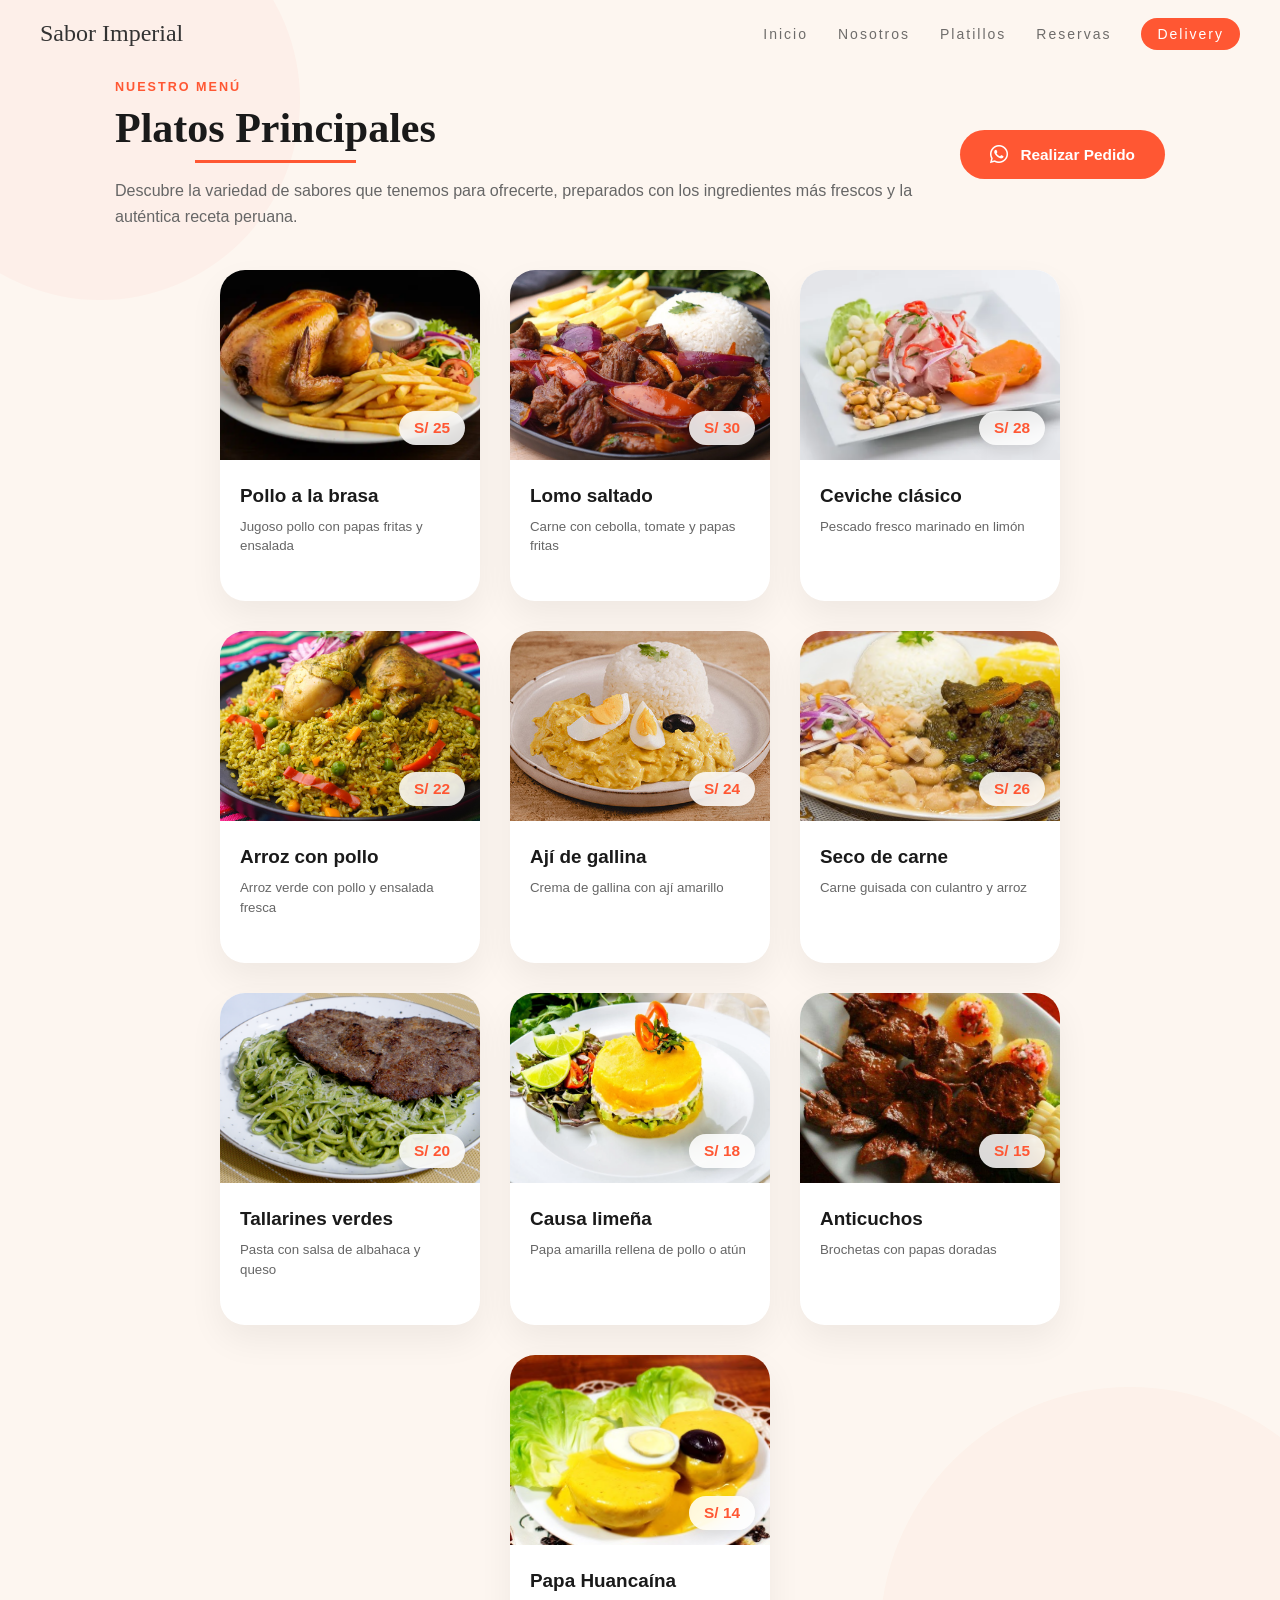
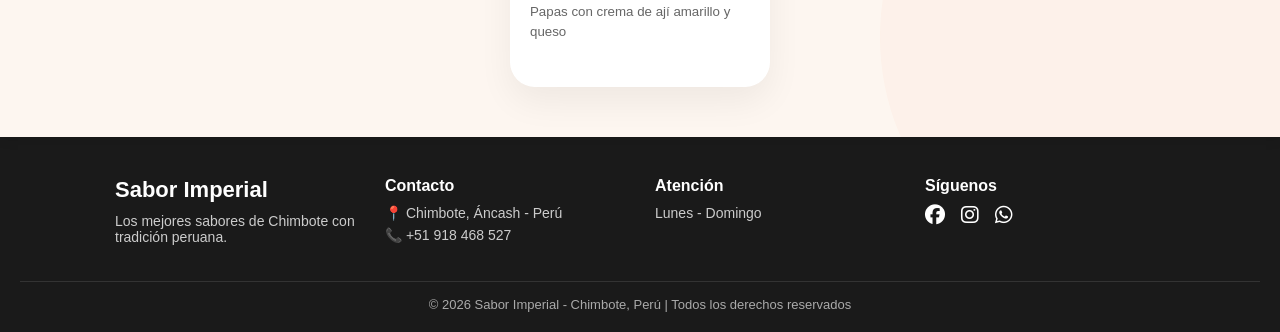
<file: platillos.htm>
<!DOCTYPE html>
<html lang="es">
<head>
    <meta charset="UTF-8">
    <meta name="viewport" content="width=device-width, initial-scale=1.0">
    <title>Sabor Imperial - Platillos</title>
    <link rel="stylesheet" href="styles.css?v=2">
    <link rel="stylesheet" href="https://cdnjs.cloudflare.com/ajax/libs/font-awesome/6.5.0/css/all.min.css">
    <link href="https://fonts.googleapis.com/css2?family=Lobster&display=swap" rel="stylesheet">
</head>

<body class="light-page">

<!-- ================= HEADER ================= -->
<header>
    <nav class="navbar">
        <div class="logo">Sabor Imperial</div>

        <div class="nav-right">
            <ul class="nav-center">
                <li><a href="index.htm">Inicio</a></li>
                <li><a href="nosotros.htm">Nosotros</a></li>
                <li><a href="platillos.htm">Platillos</a></li>
                <li><a href="reserva.htm">Reservas</a></li>
                <li><a href="#" class="btn-whatsapp">Delivery</a></li>
            </ul>
        </div>
    </nav>
</header>

<!-- ================= MAIN ================= -->
<main>

    <!-- ===== PLATILLOS ===== -->
    <section id="platillos">
        <div class="platillos-header-wrapper">
            <div class="platillos-header-text fade-in">
                <span class="section-tag" style="position: relative; z-index: 2;">Nuestro Menú</span>
                <h2>Platos Principales</h2>
                <p class="platillos-subtitle">Descubre la variedad de sabores que tenemos para ofrecerte, preparados con los ingredientes más frescos y la auténtica receta peruana.</p>
            </div>
            <a href="#" class="btn-whatsapp-title fade-in">
                <i class="fa-brands fa-whatsapp"></i> Realizar Pedido
            </a>
        </div>

        <div class="card-container fade-in">

            <div class="card">
                <div class="card-img-wrapper">
                    <img src="imagenes/polloalabrasa.png" alt="Pollo a la brasa">
                    <div class="price-badge">S/ 25</div>
                </div>
                <div class="contenido">
                    <h3>Pollo a la brasa</h3>
                    <p>Jugoso pollo con papas fritas y ensalada</p>
                </div>
            </div>

            <div class="card">
                <div class="card-img-wrapper">
                    <img src="imagenes/lomosaltado.png" alt="Lomo saltado">
                    <div class="price-badge">S/ 30</div>
                </div>
                <div class="contenido">
                    <h3>Lomo saltado</h3>
                    <p>Carne con cebolla, tomate y papas fritas</p>
                </div>
            </div>

            <div class="card">
                <div class="card-img-wrapper">
                    <img src="imagenes/ceviche.png" alt="Ceviche clásico">
                    <div class="price-badge">S/ 28</div>
                </div>
                <div class="contenido">
                    <h3>Ceviche clásico</h3>
                    <p>Pescado fresco marinado en limón</p>
                </div>
            </div>

            <div class="card">
                <div class="card-img-wrapper">
                    <img src="imagenes/arrozconpollo.png" alt="Arroz con pollo">
                    <div class="price-badge">S/ 22</div>
                </div>
                <div class="contenido">
                    <h3>Arroz con pollo</h3>
                    <p>Arroz verde con pollo y ensalada fresca</p>
                </div>
            </div>

            <div class="card">
                <div class="card-img-wrapper">
                    <img src="imagenes/ajidegallina.png" alt="Ají de gallina">
                    <div class="price-badge">S/ 24</div>
                </div>
                <div class="contenido">
                    <h3>Ají de gallina</h3>
                    <p>Crema de gallina con ají amarillo</p>
                </div>
            </div>

            <div class="card">
                <div class="card-img-wrapper">
                    <img src="imagenes/secodecarne.png" alt="Seco de carne">
                    <div class="price-badge">S/ 26</div>
                </div>
                <div class="contenido">
                    <h3>Seco de carne</h3>
                    <p>Carne guisada con culantro y arroz</p>
                </div>
            </div>

            <div class="card">
                <div class="card-img-wrapper">
                    <img src="imagenes/tallarinesverdes.png" alt="Tallarines verdes">
                    <div class="price-badge">S/ 20</div>
                </div>
                <div class="contenido">
                    <h3>Tallarines verdes</h3>
                    <p>Pasta con salsa de albahaca y queso</p>
                </div>
            </div>

            <div class="card">
                <div class="card-img-wrapper">
                    <img src="imagenes/causalimena.png" alt="Causa limeña">
                    <div class="price-badge">S/ 18</div>
                </div>
                <div class="contenido">
                    <h3>Causa limeña</h3>
                    <p>Papa amarilla rellena de pollo o atún</p>
                </div>
            </div>

            <div class="card">
                <div class="card-img-wrapper">
                    <img src="imagenes/anticuchos.png" alt="Anticuchos">
                    <div class="price-badge">S/ 15</div>
                </div>
                <div class="contenido">
                    <h3>Anticuchos</h3>
                    <p>Brochetas con papas doradas</p>
                </div>
            </div>

            <div class="card">
                <div class="card-img-wrapper">
                    <img src="imagenes/papahuancaina.png" alt="Papa Huancaína">
                    <div class="price-badge">S/ 14</div>
                </div>
                <div class="contenido">
                    <h3>Papa Huancaína</h3>
                    <p>Papas con crema de ají amarillo y queso</p>
                </div>
            </div>

        </div>
    </section>

</main>

<!-- ================= FOOTER ================= -->
<footer>

    <div class="footer-container">

        <div class="footer-section">
            <h3>Sabor Imperial</h3>
            <p>Los mejores sabores de Chimbote con tradición peruana.</p>
        </div>

        <div class="footer-section">
            <h4>Contacto</h4>
            <p>📍 Chimbote, Áncash - Perú</p>
            <p>📞 +51 918 468 527</p>
        </div>

        <div class="footer-section">
            <h4>Atención</h4>
            <p>Lunes - Domingo</p>
        </div>

        <div class="footer-section">
            <h4>Síguenos</h4>
            <div class="social-icons">
                <i class="fa-brands fa-facebook"></i>
                <i class="fa-brands fa-instagram"></i>
                <i class="fa-brands fa-whatsapp"></i>
            </div>
        </div>

    </div>

    <div class="footer-bottom">
        <p>© 2026 Sabor Imperial - Chimbote, Perú | Todos los derechos reservados</p>
    </div>

</footer>

</body>
</html>
</file>
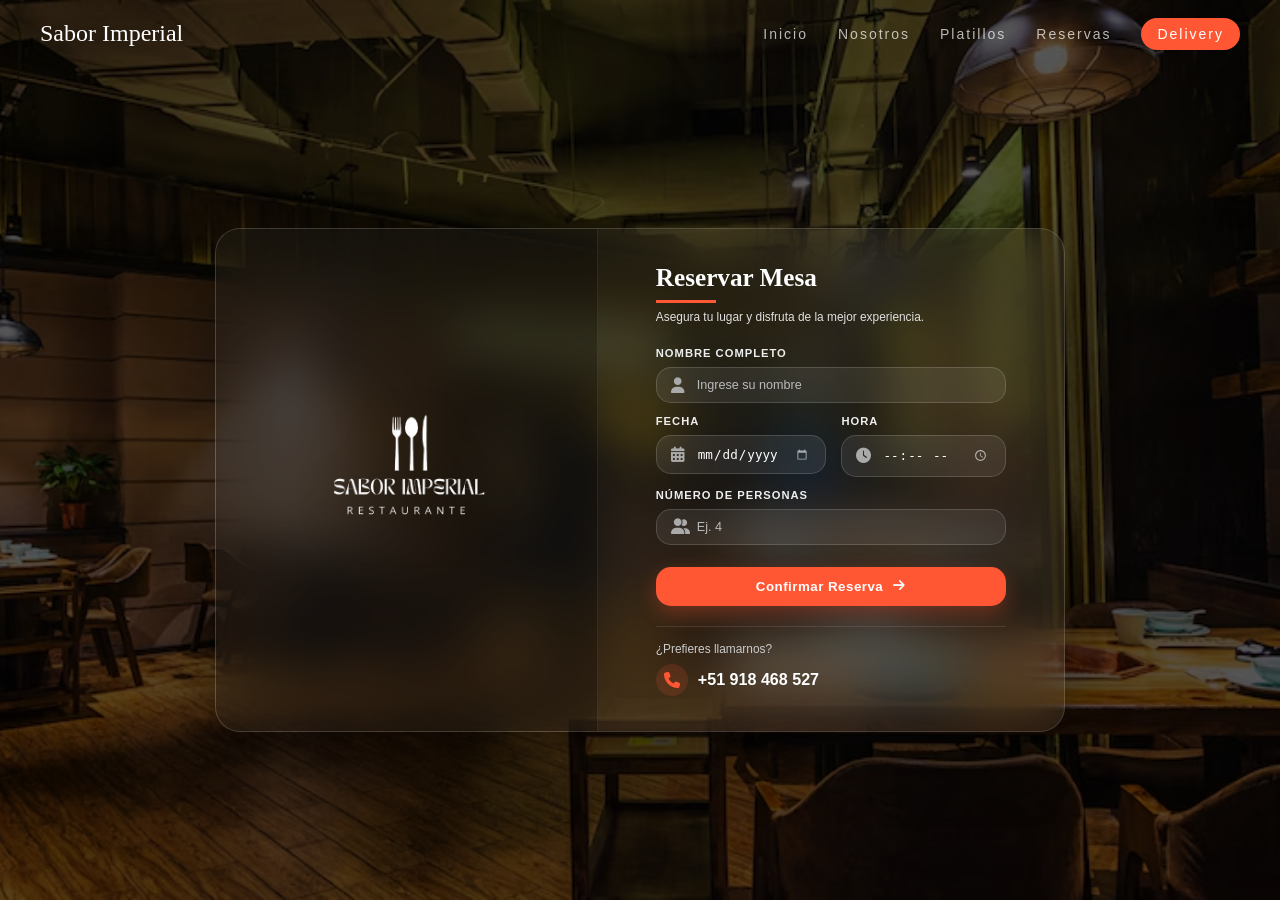
<file: reserva.htm>
<!DOCTYPE html>
<html lang="es">
<head>
    <meta charset="UTF-8">
    <meta name="viewport" content="width=device-width, initial-scale=1.0">
    <title>Reservar Mesa - Sabor Imperial</title>
    <link rel="stylesheet" href="styles.css?v=2">
    <link rel="stylesheet" href="https://cdnjs.cloudflare.com/ajax/libs/font-awesome/6.5.0/css/all.min.css">
    <link href="https://fonts.googleapis.com/css2?family=Lobster&display=swap" rel="stylesheet">
</head>

<body class="login-body">

<header>
    <nav class="navbar">
        <div class="logo">Sabor Imperial</div>

        <div class="nav-right">
            <ul class="nav-center">
                <li><a href="index.htm">Inicio</a></li>
                <li><a href="nosotros.htm">Nosotros</a></li>
                <li><a href="platillos.htm">Platillos</a></li>
                <li><a href="reserva.htm">Reservas</a></li>
                <li><a href="#" class="btn-whatsapp">Delivery</a></li>
            </ul>
        </div>
    </nav>
</header>

<div class="login-wrapper">

    <div class="login-left">
        <img src="imagenes/logo.png" alt="Logo">
    </div>

    <div class="login-container">
        <div class="login-box">
            <h2>Reservar Mesa</h2>
            <p class="reserva-subtitle">Asegura tu lugar y disfruta de la mejor experiencia.</p>

            <form method="POST" class="reserva-form">
                <div class="input-group">
                    <label>Nombre completo</label>
                    <div class="input-wrapper">
                        <i class="fa-solid fa-user"></i>
                        <input type="text" placeholder="Ingrese su nombre" required>
                    </div>
                </div>

                <div class="input-row">
                    <div class="input-group">
                        <label>Fecha</label>
                        <div class="input-wrapper">
                            <i class="fa-solid fa-calendar-days"></i>
                            <input type="date" required>
                        </div>
                    </div>

                    <div class="input-group">
                        <label>Hora</label>
                        <div class="input-wrapper">
                            <i class="fa-solid fa-clock"></i>
                            <input type="time" required>
                        </div>
                    </div>
                </div>

                <div class="input-group">
                    <label>Número de personas</label>
                    <div class="input-wrapper">
                        <i class="fa-solid fa-user-group"></i>
                        <input type="number" placeholder="Ej. 4" min="1" max="20" required>
                    </div>
                </div>

                <button type="submit" class="btn-reserva">Confirmar Reserva <i class="fa-solid fa-arrow-right"></i></button>
            </form>

            <div class="reserva-contact">
                <p>¿Prefieres llamarnos?</p>
                <a href="tel:+51918468527" class="reserva-phone"><i class="fa-solid fa-phone"></i> +51 918 468 527</a>
            </div>
        </div>
    </div>

</div>

</body>
</html>
</file>
<file: styles.css>
/* =========================================================
1. VARIABLES Y CONFIGURACIONES GLOBALES
========================================================= */

/* =========================
RESET GENERAL
========================= */
* {
    margin: 0;
    padding: 0;
    box-sizing: border-box;
}

html {
    scroll-behavior: smooth;
    overflow-y: scroll;
}

/*Comentario de prueba*/

body {
    background-color: white;
    font-family:'Lucida Sans', 'Lucida Sans Regular', 'Lucida Grande', 'Lucida Sans Unicode', Geneva, Verdana, sans-serif;
}

h2 {
    position: relative;
    display: inline-block;
}

h2::after {
    content: "";
    width: 50%;
    height: 3px;
    background: #ff5733;
    display: block;
    margin: 8px auto 0;
}

section {
    box-shadow: 1px 4px 10px rgba(0, 0, 0, 0.08);
}

#fondo, #testimonios {
    box-shadow: none;
}

.navbar a {
    text-decoration: none;
}

/* =========================
KEYFRAMES
========================= */
@keyframes fadeInUp {
    from {
        opacity: 0;
        transform: translateY(40px);
    }
    to {
        opacity: 1;
        transform: translateY(0);
    }
}

/* =========================================================
2. NAVEGACIÓN Y ENCABEZADOS
========================================================= */

/* =========================
HEADER / NAVBAR
========================= */
header {
    background: transparent;
    position: absolute;
    width: 100%;
    top: 0;
    left: 0;
    z-index: 1000;
}

.fade-in {
    animation: fadeInUp 0.8s ease;
}

/* =========================
HEADER ON LIGHT PAGES (Subpáginas)
========================= */
body.light-page header .logo,
body.light-page header .nav-center a {
    color: #333;
}

body.light-page header .nav-center a:hover {
    color: #ff5733;
}

.navbar {
    display: flex;
    justify-content: space-between;
    align-items: center;
    padding: 25px 50px;
}

.logo {
    font-size: 28px;
    font-family: cursive;
    color: white;
}

.nav-right {
    display: flex;
    align-items: center;
}

.nav-center {
    display: flex;
    gap: 40px;
}

.nav-center li {
    list-style: none;
}

.nav-center a {
    text-decoration: none;
    color: white;
    font-size: 14px;
    letter-spacing: 2px;
    opacity: 0.7;
    transition: 0.3s;
}

.nav-center a:hover {
    opacity: 1;
    color: #ff5733;
}

.btn-whatsapp {
    background-color: #ff5733;
    color: white !important;
    padding: 8px 16px;
    border-radius: 20px;
    opacity: 1 !important;
    transition: 0.3s;
}

.btn-whatsapp:hover {
    background-color: #e64a19;
    color: white !important;
}

ul {
    margin: 0;
    padding: 0;
}

li {
    list-style: none;
}

/* =========================================================
3. PÁGINA: INICIO (index.htm)
========================================================= */

/* =========================
SECCIÓN FONDO (PORTADA)
========================= */
#fondo {
    position: relative;
    min-height: 100vh;
    background-image: url('imagenes/restaurante.png');
    background-size: cover;
    background-position: center;
    display: flex;
    justify-content: center;
    align-items: center;
    text-align: center;
    overflow: hidden;
}

#fondo::before {
    content: "";
    position: absolute;
    width: 100%;
    height: 100%;
    background: rgba(0,0,0,0.65);
    z-index: 1;
}

.fondo-logo {
    position: relative;
    z-index: 2;
    color: white;
}

.fondo-logo img {
    width: 600px;
    height: auto;
}

/* =========================
SECCIÓN DESTACADOS
========================= */
#destacados {
    background-color: #fdf6f0;
    padding: 100px 20px 60px;
    text-align: center;
    min-height: 100vh;
    display: flex;
    flex-direction: column;
    justify-content: center;
    align-items: center;
    position: relative;
    overflow: hidden;
}

#destacados h2 {
    font-size: 3rem;
    margin-bottom: 15px;
    font-family: cursive;
    color: #1a1a1a;
    z-index: 2;
}

.destacados-subtitle {
    font-size: 1.2rem;
    color: #666;
    margin-bottom: 50px;
    max-width: 600px;
    z-index: 2;
    line-height: 1.6;
}

/* Decoraciones de fondo (círculos abstractos) */
#destacados::before {
    content: "";
    position: absolute;
    top: -100px;
    left: -100px;
    width: 350px;
    height: 350px;
    background: rgba(255, 87, 51, 0.05);
    border-radius: 50%;
    z-index: 1;
}

#destacados::after {
    content: "";
    position: absolute;
    bottom: -150px;
    right: -100px;
    width: 450px;
    height: 450px;
    background: rgba(255, 87, 51, 0.04);
    border-radius: 50%;
    z-index: 1;
}

.destacados-container {
    display: flex;
    justify-content: center;
    flex-wrap: wrap;
    gap: 40px;
    max-width: 1200px;
    margin: auto;
    z-index: 2;
}

.destacado-card {
    background: white;
    border-radius: 20px;
    overflow: hidden;
    width: 350px;
    box-shadow: 0 15px 35px rgba(0,0,0,0.08);
    transition: transform 0.4s ease, box-shadow 0.4s ease;
    display: flex;
    flex-direction: column;
}

.destacado-card:hover {
    transform: translateY(-10px);
    box-shadow: 0 20px 40px rgba(0,0,0,0.18);
}

.destacado-img {
    width: 100%;
    height: 250px;
    overflow: hidden;
}

.destacado-img img {
    width: 100%;
    height: 100%;
    object-fit: cover;
    transition: transform 0.5s ease;
}

.destacado-card:hover .destacado-img img {
    transform: scale(1.1);
}

.destacado-info {
    padding: 25px;
    display: flex;
    flex-direction: column;
    flex-grow: 1;
}

.destacado-info h3 {
    font-size: 1.5rem;
    color: #333;
    margin-bottom: 12px;
}

.destacado-info p {
    color: #666;
    font-size: 1rem;
    line-height: 1.6;
    margin-bottom: 25px;
    flex-grow: 1;
}

.btn-ver-menu {
    display: inline-block;
    background: #ff5733;
    color: white !important;
    text-decoration: none;
    padding: 12px 30px;
    border-radius: 30px;
    font-weight: bold;
    transition: 0.3s;
    align-self: center;
    box-shadow: 0 5px 15px rgba(255, 87, 51, 0.3);
}

.btn-ver-menu:hover {
    background: #e64a19;
    transform: scale(1.05);
    box-shadow: 0 8px 20px rgba(255, 87, 51, 0.4);
}

/* =========================
SECCIÓN TESTIMONIOS
========================= */
#testimonios {
    background-color: #ffffff;
    padding: 100px 20px;
    text-align: center;
    min-height: 100vh;
    display: flex;
    flex-direction: column;
    justify-content: center;
    align-items: center;
    position: relative;
    overflow: hidden;
}

#testimonios::before {
    content: "";
    position: absolute;
    top: -100px;
    left: -100px;
    width: 400px;
    height: 400px;
    background: rgba(255, 87, 51, 0.05);
    border-radius: 50%;
    z-index: 1;
}

#testimonios::after {
    content: "";
    position: absolute;
    bottom: -100px;
    right: -100px;
    width: 500px;
    height: 500px;
    background: rgba(255, 87, 51, 0.04);
    border-radius: 50%;
    z-index: 1;
}

.testimonios-header {
    margin-bottom: 60px;
    position: relative;
    z-index: 2;
}

.testimonios-header .section-tag {
    color: #ff5733;
    font-weight: bold;
    text-transform: uppercase;
    letter-spacing: 2px;
    font-size: 0.9rem;
    margin-bottom: 15px;
    display: block;
}

#testimonios h2 {
    color: #1a1a1a;
    font-size: 3.5rem;
    margin-bottom: 15px;
    font-family: cursive;
}

.testimonios-subtitle {
    font-size: 1.15rem;
    color: #666;
    max-width: 600px;
    margin: 0 auto;
}

.testimonios-container {
    display: flex;
    justify-content: center;
    flex-wrap: wrap;
    gap: 30px;
    max-width: 1200px;
    margin: auto;
    position: relative;
    z-index: 2;
}

.testimonio {
    background: #fdf6f0;
    border: 1px solid rgba(0,0,0,0.03);
    padding: 40px 30px;
    border-radius: 25px;
    width: 350px;
    transition: transform 0.4s ease, box-shadow 0.4s ease, border-color 0.4s ease;
    text-align: left;
    display: flex;
    flex-direction: column;
    box-shadow: 0 15px 35px rgba(0,0,0,0.05);
}

.testimonio:hover {
    transform: translateY(-10px);
    border: 1px solid rgba(255,87,51,0.2);
    box-shadow: 0 20px 45px rgba(0,0,0,0.12);
}

.testimonio-header {
    display: flex;
    align-items: center;
    gap: 15px;
    margin-bottom: 20px;
}

.testimonio-img {
    width: 60px;
    height: 60px;
    border-radius: 50%;
    object-fit: cover;
    border: 3px solid white;
    box-shadow: 0 5px 15px rgba(255,87,51,0.15);
}

.testimonio-info h3 {
    font-size: 1.2rem;
    margin-bottom: 5px;
    color: #1a1a1a;
    font-weight: 800;
}

.estrellas {
    display: flex;
    gap: 4px;
}

.estrellas i {
    color: #ff5733;
    font-size: 0.9rem;
}

.testimonio p {
    font-size: 1rem;
    line-height: 1.6;
    color: #555;
    font-style: italic;
    flex-grow: 1;
    position: relative;
}

.testimonio p::before {
    content: "\201C";
    font-size: 3.5rem;
    color: rgba(255,87,51,0.1);
    position: absolute;
    top: -20px;
    left: -15px;
    font-family: Georgia, serif;
    z-index: 0;
}

/* =========================================================
4. PÁGINA: NOSOTROS (nosotros.htm)
========================================================= */

/* =========================
SECCIÓN NOSOTROS
========================= */
#nosotros {
    min-height: 100vh;
    display: flex;
    justify-content: center;
    align-items: center;
    background-color: #ffffff;
    padding: 100px 20px 20px 20px;
    position: relative;
    overflow: hidden;
}

#nosotros::before {
    content: "";
    position: absolute;
    top: 0;
    left: -10%;
    width: 500px;
    height: 500px;
    background: radial-gradient(circle, rgba(255, 87, 51, 0.05) 0%, transparent 70%);
    z-index: 0;
}

.nosotros-container {
    display: flex;
    align-items: center;
    justify-content: space-between;
    gap: 60px;
    max-width: 1200px;
    margin: auto;
    position: relative;
    z-index: 1;
}

.nosotros-texto {
    width: 50%;
}

.section-tag {
    display: inline-block;
    color: #ff5733;
    font-weight: bold;
    text-transform: uppercase;
    letter-spacing: 2px;
    font-size: 0.9rem;
    margin-bottom: 10px;
}

.nosotros-texto h2 {
    font-size: 3.5rem;
    color: #1a1a1a;
    margin-bottom: 25px;
    line-height: 1.1;
}

.nosotros-texto h2::after {
    margin: 15px 0 0; /* Left aligned line */
}

.lead-text {
    font-size: 1.3rem;
    color: #ff5733 !important;
    font-weight: 500;
    margin-bottom: 20px !important;
}

.nosotros-texto p {
    font-size: 1.05rem;
    margin-bottom: 20px;
    line-height: 1.8;
    color: #555;
}

.nosotros-stats {
    display: flex;
    gap: 40px;
    margin: 35px 0;
    border-top: 1px solid #eee;
    border-bottom: 1px solid #eee;
    padding: 25px 0;
}

.stat-box h3 {
    font-size: 2.8rem;
    color: #333;
    font-family: 'Lobster', cursive;
    margin-bottom: 5px;
}

.stat-box p {
    font-size: 0.9rem !important;
    text-transform: uppercase;
    letter-spacing: 1px;
    margin-bottom: 0 !important;
    color: #888 !important;
}

.nosotros-img {
    width: 50%;
    position: relative;
    display: flex;
    justify-content: center;
    align-items: center;
}

.img-composition {
    position: relative;
    width: 100%;
    max-width: 550px;
    aspect-ratio: 4/5;
}

.img-main {
    width: 80%;
    height: 85%;
    object-fit: cover;
    border-radius: 25px;
    position: absolute;
    top: 0;
    right: 0;
    box-shadow: 0 25px 50px rgba(0,0,0,0.12);
    transition: transform 0.5s cubic-bezier(0.4, 0, 0.2, 1);
}

.img-secondary {
    width: 55%;
    height: auto;
    object-fit: cover;
    border-radius: 20px;
    position: absolute;
    bottom: 5%;
    left: 0;
    border: 10px solid #ffffff;
    box-shadow: -10px 15px 35px rgba(0,0,0,0.15);
    transition: transform 0.5s cubic-bezier(0.4, 0, 0.2, 1);
}

.img-composition:hover .img-main {
    transform: scale(1.03) translate(5px, -5px);
}

.img-composition:hover .img-secondary {
    transform: scale(1.05) translate(-10px, 10px);
}

.glass-panel {
    position: absolute;
    bottom: -15px;
    right: 20px;
    background: rgba(255, 255, 255, 0.75);
    backdrop-filter: blur(15px);
    -webkit-backdrop-filter: blur(15px);
    border: 1px solid rgba(255, 255, 255, 0.6);
    padding: 18px 25px;
    border-radius: 20px;
    box-shadow: 0 20px 40px rgba(0,0,0,0.1);
    display: flex;
    align-items: center;
    gap: 15px;
    animation: fadeInUp 1s ease 0.5s both;
    z-index: 10;
}

.glass-panel i {
    font-size: 28px;
    color: #ff5733;
    background: rgba(255, 87, 51, 0.1);
    padding: 12px;
    border-radius: 50%;
}

.glass-panel div {
    display: flex;
    flex-direction: column;
}

.badge-title {
    font-weight: 800;
    font-size: 1.15rem;
    color: #1a1a1a;
    line-height: 1.2;
}

.badge-subtitle {
    font-size: 0.9rem;
    color: #ff5733;
    font-weight: 600;
    text-transform: uppercase;
    letter-spacing: 1px;
}

.nosotros-icons {
    display: flex;
    gap: 20px;
    margin-top: 20px;
}

.nosotros-icons div {
    text-align: center;
    padding: 10px;
    border-radius: 10px;
    transition: all 0.3s ease;
    cursor: pointer;
}

.nosotros-icons div:hover {
    background-color: rgba(255, 87, 51, 0.05);
    transform: translateY(-5px);
}

.nosotros-icons i {
    font-size: 24px;
    color: #ff5733;
}

/* =========================
SECCIÓN EQUIPO
========================= */
#equipo {
    padding: 100px 20px;
    background-color: #fdf6f0;
    text-align: center;
    position: relative;
    overflow: hidden;
    min-height: 100vh;
    display: flex;
    flex-direction: column;
    justify-content: center;
    align-items: center;
}

#equipo::before {
    content: "";
    position: absolute;
    top: -50px;
    right: -100px;
    width: 500px;
    height: 500px;
    background: rgba(255, 87, 51, 0.05);
    border-radius: 50%;
    z-index: 1;
}

#equipo::after {
    content: "";
    position: absolute;
    bottom: -100px;
    left: -150px;
    width: 600px;
    height: 600px;
    background: rgba(255, 87, 51, 0.04);
    border-radius: 50%;
    z-index: 1;
}

.equipo-container {
    max-width: 1200px;
    width: 100%;
    margin: auto;
    position: relative;
    z-index: 2;
}

.equipo-header {
    margin-bottom: 60px;
}

.equipo-header h2 {
    font-size: 3.5rem;
    margin-bottom: 15px;
    font-family: cursive;
    color: #1a1a1a;
}

.equipo-header .lead-text {
    font-size: 1.2rem;
    color: #666 !important;
}

.equipo-grid {
    display: grid;
    grid-template-columns: repeat(2, 1fr);
    gap: 40px;
    text-align: left;
}

.equipo-card {
    background: white;
    border-radius: 25px;
    padding: 30px;
    box-shadow: 0 15px 35px rgba(0,0,0,0.06);
    transition: transform 0.4s ease, box-shadow 0.4s ease;
    display: flex;
    align-items: center;
    gap: 25px;
}

.equipo-card:hover {
    transform: translateY(-10px);
    box-shadow: 0 25px 50px rgba(0,0,0,0.12);
}

.equipo-img-wrapper {
    width: 150px;
    height: 150px;
    border-radius: 50%;
    overflow: hidden;
    border: 6px solid #fdf6f0;
    box-shadow: 0 10px 25px rgba(255,87,51,0.2);
    transition: transform 0.4s ease, border-color 0.4s ease;
    flex-shrink: 0;
}

.equipo-img-wrapper img {
    width: 100%;
    height: 100%;
    object-fit: cover;
}

.equipo-card:hover .equipo-img-wrapper {
    transform: scale(1.05) rotate(5deg);
    border-color: #ff5733;
}

.equipo-info {
    flex-grow: 1;
}

.equipo-info h3 {
    font-size: 1.5rem;
    color: #1a1a1a;
    margin-bottom: 5px;
    font-weight: 800;
}

.equipo-rol {
    color: #ff5733;
    font-weight: 700;
    font-size: 0.9rem;
    text-transform: uppercase;
    letter-spacing: 1px;
    margin-bottom: 12px;
}

.equipo-desc {
    color: #666;
    font-size: 0.95rem;
    line-height: 1.5;
    margin-bottom: 15px;
}

.equipo-social {
    display: flex;
    gap: 15px;
}

.equipo-social i {
    font-size: 1.2rem;
    color: #aaa;
    transition: color 0.3s ease;
    cursor: pointer;
}

.equipo-social i:hover {
    color: #ff5733;
}

/* =========================
SECCIÓN HORARIOS (Clean Style)
========================= */
#horarios {
    min-height: 100vh;
    padding: 100px 20px 20px 20px;
    background-color: #ffffff; /* Cambiado a blanco para contrastar con nosotros */
    display: flex;
    justify-content: center;
    align-items: center;
    position: relative;
    overflow: hidden;
}

/* Decoraciones de fondo abstracto para horarios */
#horarios::before {
    content: "";
    position: absolute;
    top: -50px;
    right: -50px;
    width: 400px;
    height: 400px;
    background: rgba(255, 87, 51, 0.03);
    border-radius: 50%;
    z-index: 1;
}

#horarios::after {
    content: "";
    position: absolute;
    bottom: -100px;
    left: -100px;
    width: 300px;
    height: 300px;
    background: rgba(255, 87, 51, 0.04);
    border-radius: 50%;
    z-index: 1;
}

.horarios-container {
    display: flex;
    align-items: center;
    justify-content: space-between;
    gap: 60px;
    max-width: 1200px;
    width: 100%;
    margin: auto;
    z-index: 2;
    position: relative;
}

.horarios-img {
    width: 45%;
    position: relative;
}

.horarios-img img {
    width: 100%;
    border-radius: 20px;
    box-shadow: 0 20px 40px rgba(0,0,0,0.15);
    transition: transform 0.4s ease;
}

.horarios-img img:hover {
    transform: translateY(-10px);
}

/* Badge flotante para la imagen de horarios */
.horario-badge {
    position: absolute;
    top: -20px;
    right: -20px;
    background: #ff5733;
    color: white;
    padding: 15px 25px;
    border-radius: 15px;
    box-shadow: 0 10px 25px rgba(255, 87, 51, 0.3);
    font-weight: bold;
    font-size: 1.1rem;
    display: flex;
    align-items: center;
    gap: 10px;
    animation: fadeInUp 1s ease 0.5s both;
    z-index: 3;
}

.horario-badge i {
    font-size: 24px;
}

.horarios-texto {
    width: 55%;
}

.horarios-texto h2 {
    font-size: 3.5rem;
    color: #1a1a1a;
    margin-bottom: 25px;
    line-height: 1.1;
}

.horarios-texto h2::after {
    margin: 15px 0 0;
}

.horario-list {
    margin-top: 30px;
    display: flex;
    flex-direction: column;
    gap: 20px;
}

.horario-item {
    background: white;
    padding: 20px;
    border-radius: 15px;
    box-shadow: 0 5px 15px rgba(0,0,0,0.05);
    display: flex;
    align-items: center;
    gap: 20px;
    transition: transform 0.3s ease;
}

.horario-item:hover {
    transform: translateX(10px);
    box-shadow: 0 8px 25px rgba(0,0,0,0.1);
}

.horario-icon {
    width: 50px;
    height: 50px;
    background: rgba(255, 87, 51, 0.1);
    color: #ff5733;
    font-size: 20px;
    border-radius: 50%;
    display: flex;
    justify-content: center;
    align-items: center;
}

.horario-info {
    flex-grow: 1;
}

.horario-info h3 {
    font-size: 1.2rem;
    color: #333;
    margin-bottom: 5px;
}

.horario-info p {
    font-size: 1rem;
    color: #666;
    margin: 0;
}

.badge {
    background: #eee;
    color: #666;
    padding: 6px 14px;
    border-radius: 20px;
    font-size: 13px;
    font-weight: bold;
}

.badge.open {
    background: #e8f5e9;
    color: #2e7d32;
}

.horario-item.accent-item {
    border-left: 5px solid #ff5733;
}

.btn-delivery-inline {
    background: #ff5733;
    color: white;
    text-decoration: none;
    padding: 8px 18px;
    border-radius: 20px;
    font-weight: bold;
    font-size: 14px;
    transition: 0.3s;
}

.btn-delivery-inline:hover {
    background: #e64a19;
}

/* =========================================================
5. PÁGINA: PLATILLOS (platillos.htm)
========================================================= */

/* =========================
HEADER PLATILLOS
========================= */
.platillos-header-wrapper {
    display: flex;
    justify-content: space-between;
    align-items: center;
    max-width: 1250px;
    width: 100%;
    margin: auto;
    margin-bottom: 40px;
    position: relative;
    z-index: 2;
    flex-wrap: wrap;
    gap: 30px;
    text-align: left;
}

.platillos-header-text {
    flex: 1;
}

.platillos-header-text .section-tag {
    margin-bottom: 10px !important;
}

.platillos-header-text h2 {
    margin-bottom: 15px !important;
    text-align: left;
}

.platillos-header-text .platillos-subtitle {
    margin-bottom: 0 !important;
    max-width: 800px;
}

.btn-whatsapp-title {
    background-color: #ff5733;
    color: white !important;
    font-size: 1.1rem;
    font-weight: bold;
    padding: 14px 30px;
    border-radius: 30px;
    text-decoration: none;
    display: inline-flex;
    align-items: center;
    gap: 12px;
    transition: all 0.3s ease;
    white-space: nowrap;
}

.btn-whatsapp-title i {
    font-size: 1.5rem;
}

.btn-whatsapp-title:hover {
    transform: translateY(-3px) scale(1.02);
}

/* =========================
SECCIÓN PLATILLOS
========================= */
#platillos {
    background-color: #fdf6f0;
    padding: 120px 20px 80px 20px;
    text-align: center;
    min-height: 100vh;
    position: relative;
    overflow: hidden;
    display: flex;
    flex-direction: column;
    align-items: center;
}

#platillos::before {
    content: "";
    position: absolute;
    top: -100px;
    left: -100px;
    width: 400px;
    height: 400px;
    background: rgba(255, 87, 51, 0.04);
    border-radius: 50%;
    z-index: 1;
}

#platillos::after {
    content: "";
    position: absolute;
    bottom: -150px;
    right: -100px;
    width: 500px;
    height: 500px;
    background: rgba(255, 87, 51, 0.03);
    border-radius: 50%;
    z-index: 1;
}

#platillos .section-tag {
    position: relative;
    z-index: 2;
    display: block;
    margin-bottom: 10px;
    color: #ff5733;
    font-weight: bold;
    text-transform: uppercase;
    letter-spacing: 2px;
    font-size: 0.9rem;
}

#platillos h2 {
    font-size: 3rem;
    margin-bottom: 15px;
    font-family: cursive;
    color: #1a1a1a;
    position: relative;
    z-index: 2;
}

.platillos-subtitle {
    font-size: 1.15rem;
    color: #666;
    margin-bottom: 50px;
    max-width: 650px;
    z-index: 2;
    position: relative;
    line-height: 1.6;
}

.card-container {
    display: flex;
    justify-content: center;
    flex-wrap: wrap;
    gap: 35px;
    max-width: 1250px;
    margin: auto;
    position: relative;
    z-index: 2;
}

.card {
    width: 280px;
    background: white;
    border-radius: 25px;
    box-shadow: 0 15px 35px rgba(0,0,0,0.06);
    overflow: hidden;
    cursor: pointer;
    transition: transform 0.4s ease, box-shadow 0.4s ease;
    display: flex;
    flex-direction: column;
    position: relative;
}

.card:hover {
    transform: translateY(-12px);
    box-shadow: 0 25px 45px rgba(0,0,0,0.15);
}

.card-img-wrapper {
    position: relative;
    width: 100%;
    height: 220px;
    overflow: hidden;
}

.card-img-wrapper img {
    width: 100%;
    height: 100%;
    object-fit: cover;
    transition: transform 0.6s cubic-bezier(0.4, 0, 0.2, 1);
}

.card:hover .card-img-wrapper img {
    transform: scale(1.1);
}

.price-badge {
    position: absolute;
    bottom: 15px;
    right: 15px;
    background: rgba(255, 255, 255, 0.85);
    backdrop-filter: blur(10px);
    -webkit-backdrop-filter: blur(10px);
    padding: 8px 15px;
    border-radius: 20px;
    font-weight: 800;
    color: #ff5733;
    font-size: 1.1rem;
    box-shadow: 0 5px 15px rgba(0,0,0,0.1);
}

.contenido {
    padding: 25px 20px;
    text-align: left;
    display: flex;
    flex-direction: column;
    flex-grow: 1;
}

.card h3 {
    font-size: 1.35rem;
    color: #1a1a1a;
    margin-bottom: 10px;
    font-weight: 700;
}

.card p {
    font-size: 0.95rem;
    color: #666;
    line-height: 1.5;
    margin-bottom: 20px;
    flex-grow: 1;
}

.btn-card {
    align-self: flex-start;
    background: transparent;
    color: #ff5733;
    border: 2px solid #ff5733;
    padding: 8px 20px;
    border-radius: 20px;
    font-weight: bold;
    font-size: 0.9rem;
    transition: 0.3s;
    text-decoration: none;
}

.card:hover .btn-card {
    background: #ff5733;
    color: white;
}

/* =========================================================
6. PÁGINA: RESERVAS (reserva.htm)
========================================================= */

/* =========================
LOGIN / RESERVA
========================= */
.login-body {
    margin: 0;
    height: 100vh;
    overflow: hidden;
    display: flex;
    justify-content: center;
    align-items: center;
    background-image: url('imagenes/restaurante.png');
    background-size: cover;
    background-position: center;
    background-attachment: fixed;
    position: relative;
}

.login-body::before {
    content: "";
    position: fixed;
    width: 100%;
    height: 100%;
    background: rgba(0,0,0,0.65);
    top: 0;
    left: 0;
    z-index: 0;
}

.login-wrapper {
    position: relative;
    z-index: 1;
    display: flex;
    width: 100%;
    max-width: 1000px;
    margin-top: 60px;
    background: rgba(255, 255, 255, 0.05);
    backdrop-filter: blur(25px);
    -webkit-backdrop-filter: blur(25px);
    border-radius: 35px;
    border: 1px solid rgba(255, 255, 255, 0.15);
    box-shadow: 0 30px 60px rgba(0,0,0,0.4);
    overflow: hidden;
    animation: fadeInUp 0.8s ease;
}

.login-left {
    width: 45%;
    display: flex;
    justify-content: center;
    align-items: center;
    background: rgba(0, 0, 0, 0.25);
    padding: 50px;
    border-right: 1px solid rgba(255,255,255,0.08);
}

.login-left img {
    width: 100%;
    max-width: 300px;
    filter: drop-shadow(0 15px 25px rgba(0,0,0,0.4));
    transition: transform 0.6s cubic-bezier(0.4, 0, 0.2, 1);
}

.login-wrapper:hover .login-left img {
    transform: scale(1.08) rotate(-2deg);
}

.login-container {
    width: 55%;
    display: flex;
    justify-content: center;
    align-items: center;
    padding: 60px 50px;
}

.login-box {
    width: 100%;
    max-width: 420px;
    text-align: left;
    color: white;
}

.login-box h2 {
    font-size: 2.2rem;
    margin-bottom: 8px;
    font-family: cursive;
    color: white;
}

.login-box h2::after {
    margin: 8px 0 0;
    width: 60px;
}

.reserva-subtitle {
    font-size: 0.95rem;
    color: #e0e0e0;
    margin-bottom: 35px;
    line-height: 1.6;
}

.reserva-form {
    display: flex;
    flex-direction: column;
    gap: 18px;
}

.input-row {
    display: flex;
    gap: 15px;
}

.input-row .input-group {
    flex: 1;
}

.input-group {
    display: flex;
    flex-direction: column;
    text-align: left;
}

.input-group label {
    font-size: 0.8rem;
    margin-bottom: 8px;
    color: #eee;
    font-weight: 600;
    text-transform: uppercase;
    letter-spacing: 1px;
}

.input-wrapper {
    position: relative;
    display: flex;
    align-items: center;
}

.input-wrapper i {
    position: absolute;
    left: 15px;
    color: #aaa;
    font-size: 1.1rem;
    transition: 0.3s;
}

.input-wrapper input {
    width: 100%;
    padding: 14px 15px 14px 45px;
    border-radius: 15px;
    border: 1px solid rgba(255,255,255,0.15);
    outline: none;
    background: rgba(255,255,255,0.08);
    color: white;
    font-size: 0.95rem;
    transition: all 0.3s ease;
}

.input-wrapper input:focus {
    background: rgba(255,255,255,0.15);
    border: 1px solid rgba(255, 87, 51, 0.8);
    box-shadow: 0 0 15px rgba(255, 87, 51, 0.3);
}

.input-wrapper:focus-within i {
    color: #ff5733;
}

.input-wrapper input::placeholder {
    color: #bbb;
}

/* Fix for date and time picker icon overriding */
input[type="date"]::-webkit-calendar-picker-indicator,
input[type="time"]::-webkit-calendar-picker-indicator {
    filter: invert(1);
    opacity: 0.6;
    cursor: pointer;
    transition: 0.3s;
}

input[type="date"]::-webkit-calendar-picker-indicator:hover,
input[type="time"]::-webkit-calendar-picker-indicator:hover {
    opacity: 1;
}

.btn-reserva {
    width: 100%;
    padding: 15px;
    background: #ff5733;
    border: none;
    color: white;
    border-radius: 15px;
    cursor: pointer;
    margin-top: 10px;
    font-weight: bold;
    font-size: 1.05rem;
    letter-spacing: 0.5px;
    transition: all 0.4s cubic-bezier(0.4, 0, 0.2, 1);
    display: flex;
    justify-content: center;
    align-items: center;
    gap: 10px;
    box-shadow: 0 8px 20px rgba(255, 87, 51, 0.3);
}

.btn-reserva:hover {
    background: #e64a19;
    transform: translateY(-3px);
    box-shadow: 0 15px 30px rgba(255, 87, 51, 0.5);
}

.reserva-contact {
    margin-top: 30px;
    padding-top: 25px;
    border-top: 1px solid rgba(255,255,255,0.1);
    display: flex;
    flex-direction: column;
    align-items: flex-start;
}

.reserva-contact p {
    font-size: 0.85rem;
    color: #ccc;
    margin-bottom: 8px;
}

.reserva-phone {
    color: white;
    text-decoration: none;
    font-size: 1.15rem;
    font-weight: bold;
    transition: 0.3s;
    display: inline-flex;
    align-items: center;
    gap: 10px;
}

.reserva-phone i {
    color: #ff5733;
    background: rgba(255, 87, 51, 0.15);
    padding: 8px;
    border-radius: 50%;
    transition: 0.3s;
}

.reserva-phone:hover {
    color: #ff5733;
    transform: translateX(5px);
}

.reserva-phone:hover i {
    background: rgba(255, 87, 51, 0.3);
}

/* =========================================================
7. PIE DE PÁGINA (Footer)
========================================================= */

/* =========================
FOOTER
========================= */
footer {
    background-color: #1a1a1a;
    color: white;
    padding: 40px 20px 20px;
}

.footer-container {
    display: flex;
    justify-content: space-between;
    flex-wrap: wrap;
    max-width: 1100px;
    margin: auto;
    gap: 30px;
}

.footer-section {
    flex: 1;
    min-width: 200px;
}

.footer-section h3 {
    font-size: 22px;
    margin-bottom: 10px;
}

.footer-section h4 {
    font-size: 16px;
    margin-bottom: 10px;
}

.footer-section p {
    font-size: 14px;
    color: #ccc;
    margin-bottom: 6px;
}

.social-icons i {
    font-size: 20px;
    margin-right: 12px;
    cursor: pointer;
    transition: 0.3s;
}

.social-icons i:hover {
    color: #ff5733;
    transform: scale(1.2);
}

.footer-bottom {
    text-align: center;
    margin-top: 30px;
    border-top: 1px solid #333;
    padding-top: 15px;
    font-size: 13px;
    color: #aaa;
}

/* =========================================================
8. RESPONSIVE / MEDIA QUERIES (Laptops y Pantallas)
========================================================= */
@media (max-width: 1550px) {
    html {
        font-size: 14px; /* Disminuye un poco los tamaños de fuentes generales (rem) */
    }

    /* Reducir márgenes y paddings globales para que no sea abrumador */
    #destacados, #testimonios, #nosotros, #equipo, #horarios, #platillos {
        padding-top: 80px;
        padding-bottom: 50px;
    }

    .navbar {
        padding: 20px 40px;
    }

    .logo {
        font-size: 24px;
    }

    .nav-center {
        gap: 30px;
    }

    /* Ajustar anchos máximos de los contenedores para centrado estético */
    .destacados-container, 
    .testimonios-container, 
    .nosotros-container, 
    .equipo-container, 
    .horarios-container, 
    .card-container, 
    .platillos-header-wrapper,
    .footer-container {
        max-width: 1050px;
        gap: 30px;
    }

    /* Reducir ligeramente el tamaño de las tarjetas */
    .destacado-card, .testimonio {
        width: 300px;
    }
    
    .destacado-img {
        height: 210px;
    }

    .card {
        width: 260px;
    }
    
    .card-img-wrapper {
        height: 190px;
    }

    /* Sección Nosotros / Horarios - Imágenes */
    .img-composition {
        max-width: 450px;
    }

    .nosotros-stats {
        gap: 30px;
        margin: 25px 0;
    }

    /* Header del login */
    .login-wrapper {
        margin-top: 60px;
        max-width: 850px;
        border-radius: 25px;
    }

    .login-left {
        padding: 30px;
    }

    .login-left img {
        max-width: 230px;
    }
    
    .login-container {
        padding: 35px 30px;
    }

    .login-box {
        max-width: 350px;
    }

    .login-box h2 {
        font-size: 1.8rem;
        margin-bottom: 5px;
    }

    .reserva-subtitle {
        margin-bottom: 20px;
        font-size: 0.85rem;
    }

    .reserva-form {
        gap: 12px;
    }

    .input-wrapper input {
        padding: 10px 15px 10px 40px;
        font-size: 0.9rem;
    }

    .btn-reserva {
        padding: 12px;
        font-size: 0.95rem;
    }

    .reserva-contact {
        margin-top: 20px;
        padding-top: 15px;
    }
}
</file>
